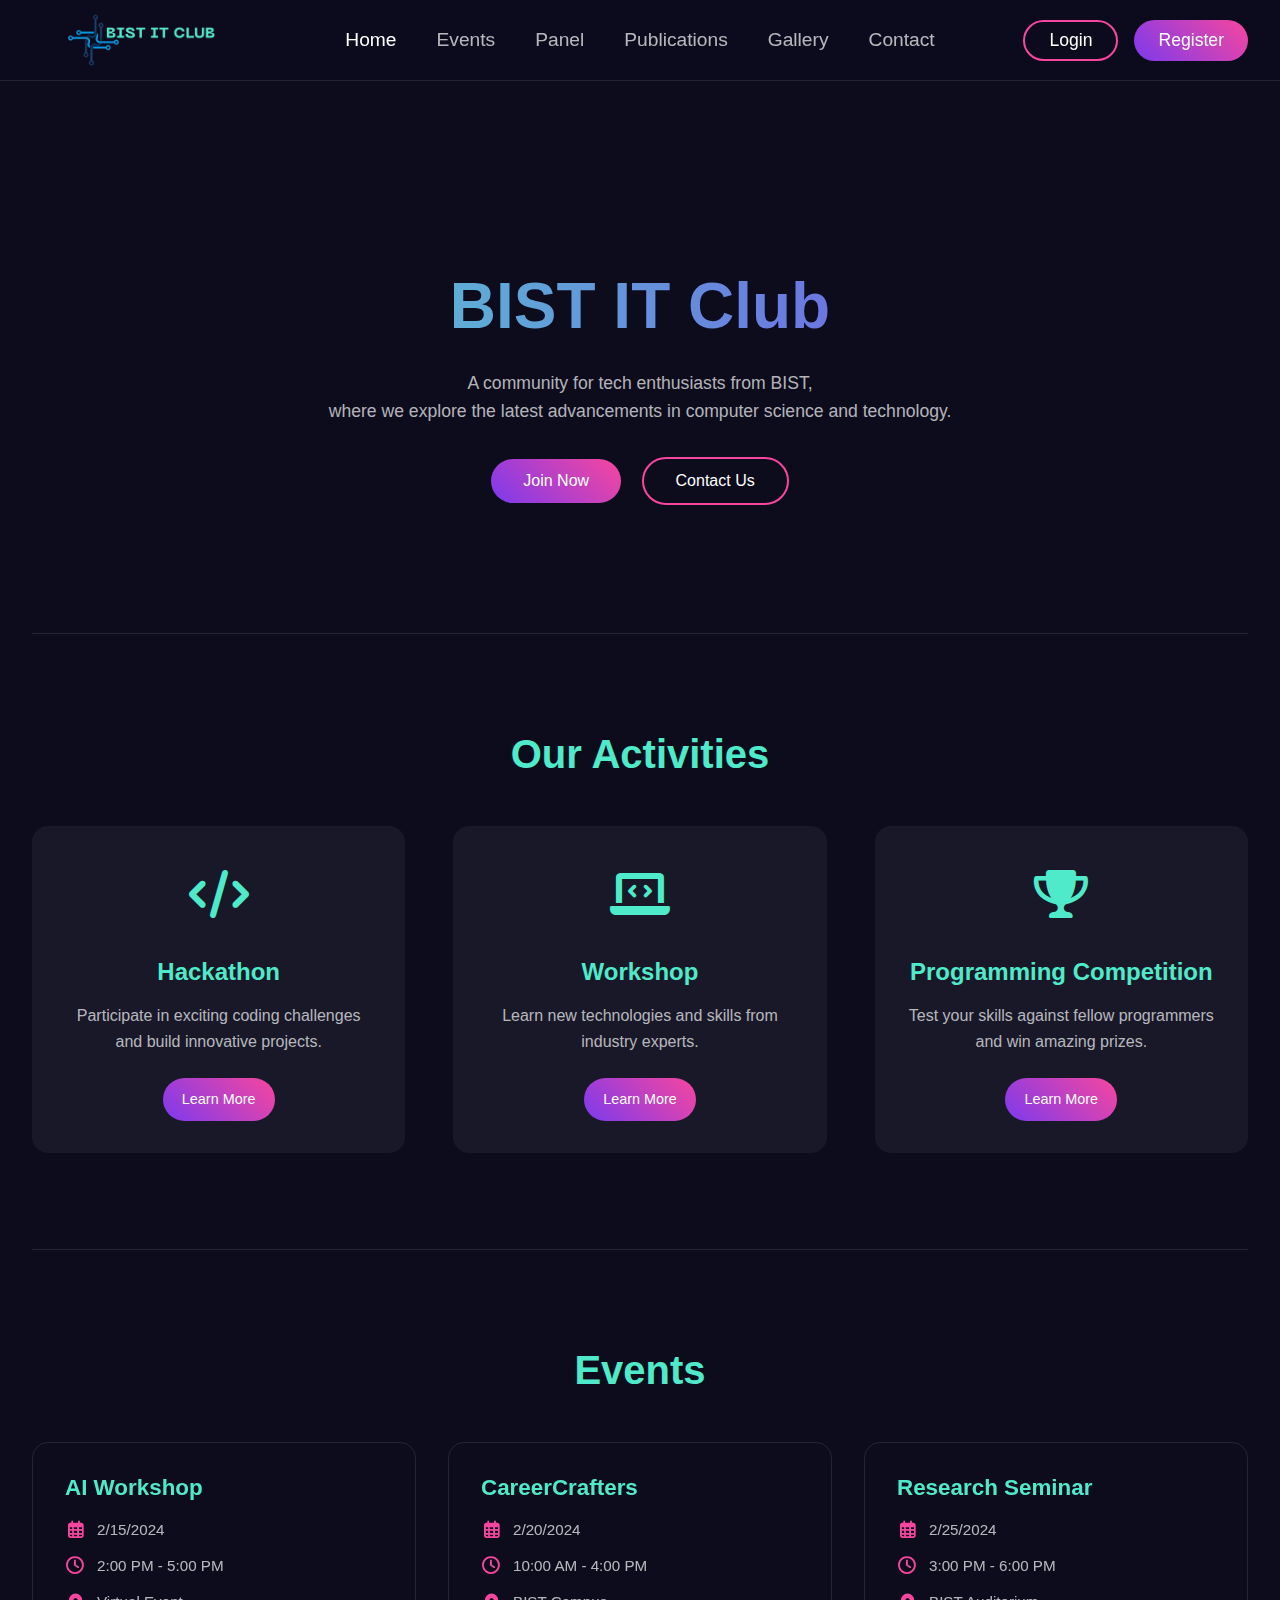
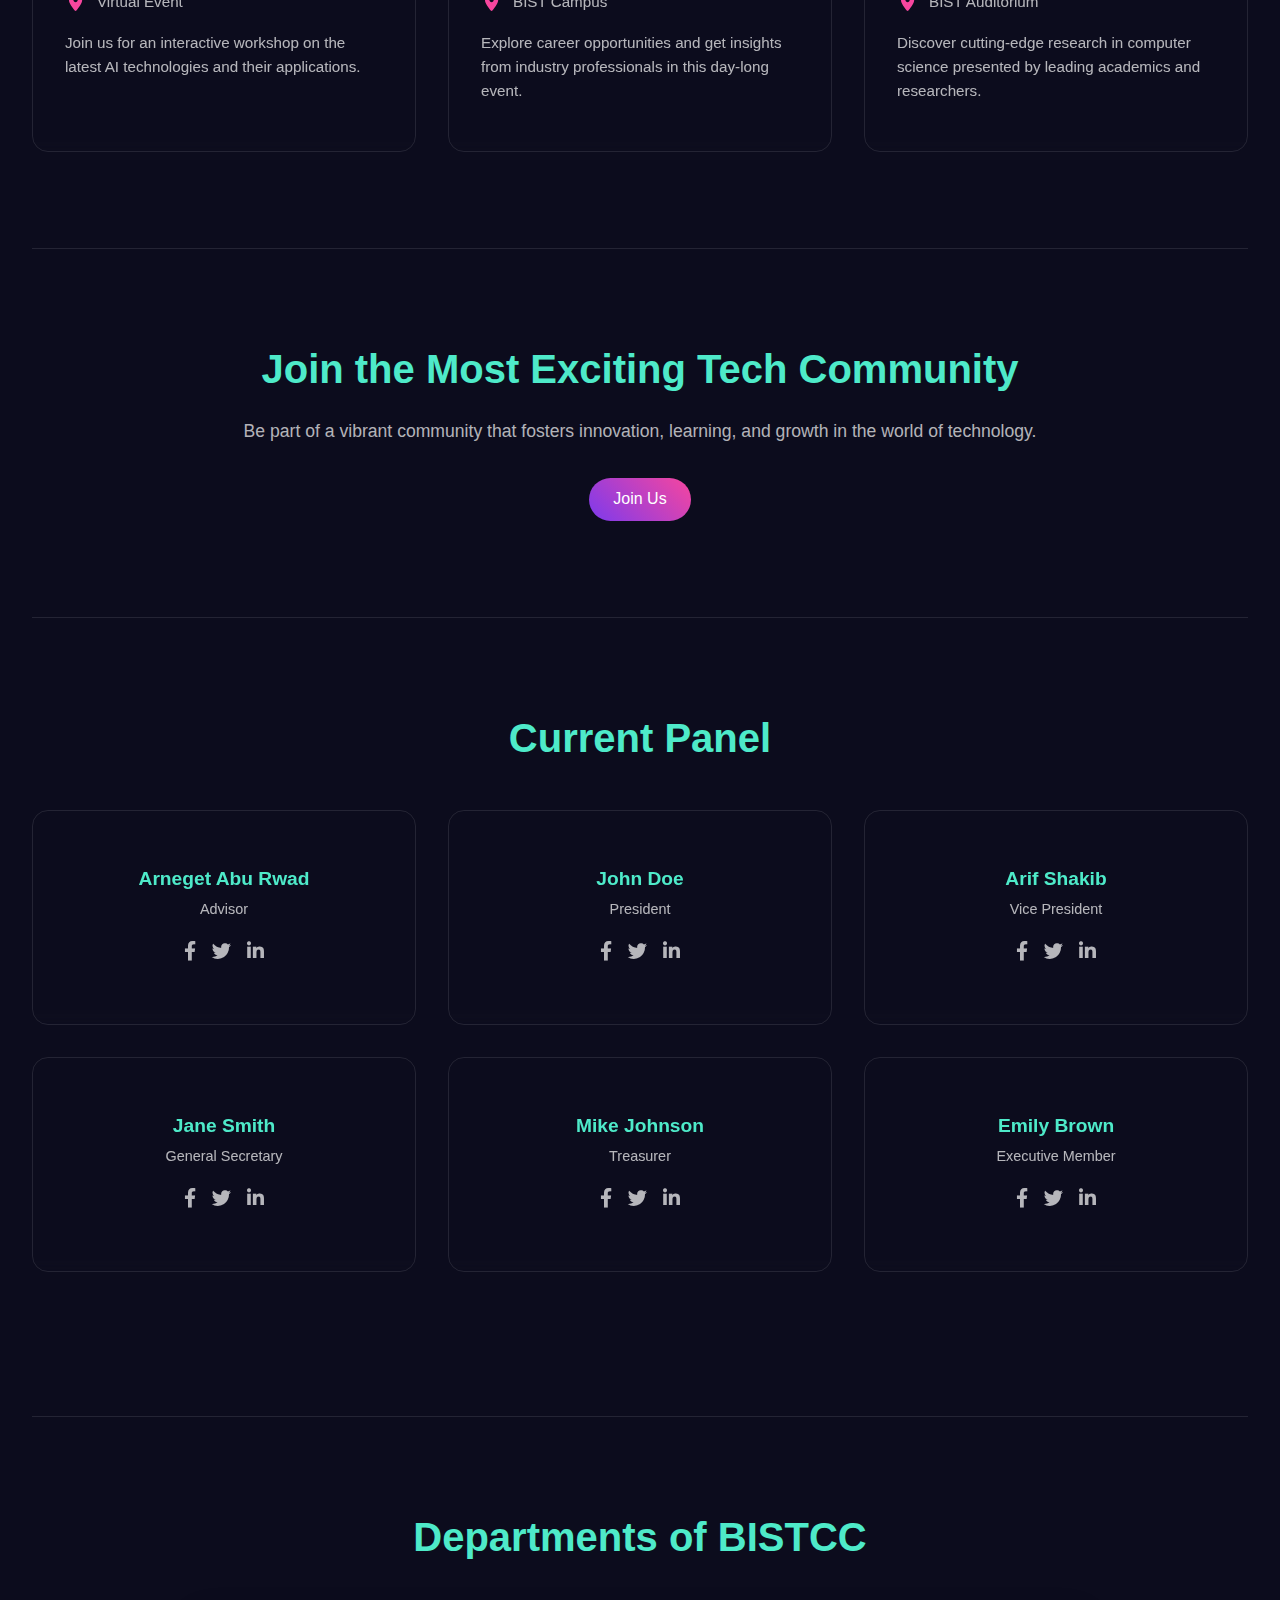
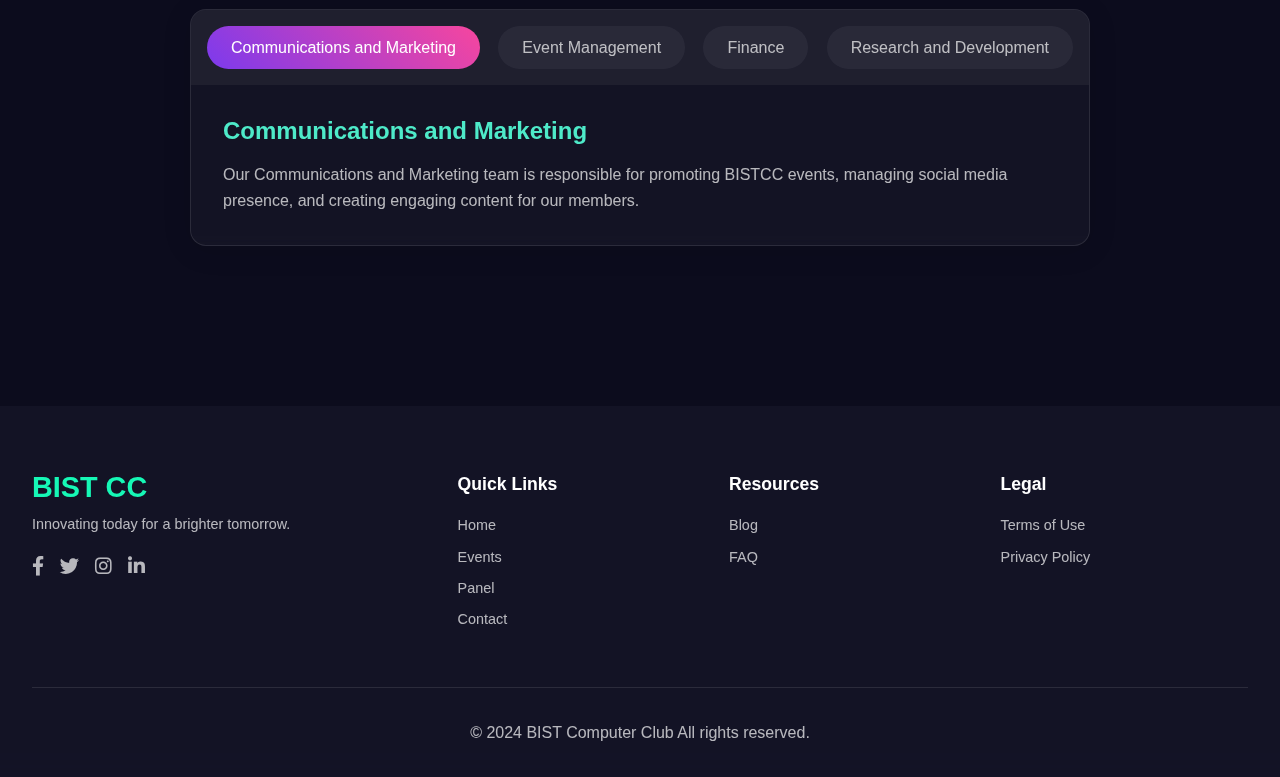
<file: index.html>
<!DOCTYPE html>
<html lang="en">
<head>
    <meta charset="UTF-8">
    <meta name="viewport" content="width=device-width, initial-scale=1.0">
    <title>BIST Computer Club</title>
    <link rel="stylesheet" href="styles.css">
    <link href="https://cdnjs.cloudflare.com/ajax/libs/font-awesome/6.0.0/css/all.min.css" rel="stylesheet">
    <meta name="description" content="BIST Computer Club - A community for tech enthusiasts exploring the latest advancements in computer science and technology.">
    <meta name="theme-color" content="#0C0C1D">
    <link rel="icon" href="favicon.ico" type="image/x-icon">
</head>
<body>
    <nav class="navbar">
        <div class="nav-container">
            <div class="logo">
                <a href="index.html">
                    <img src="logo.png" alt="BIST Computer Club Logo">
                </a>
            </div>
            
            <button id="mobile-menu" class="menu-toggle" aria-label="Toggle navigation menu" aria-expanded="false">
                <span class="bar" aria-hidden="true"></span>
                <span class="bar" aria-hidden="true"></span>
                <span class="bar" aria-hidden="true"></span>
            </button>

            <div class="nav-links">
                <a href="#" class="active">Home</a>
                <a href="#">Events</a>
                <a href="#">Panel</a>
                <a href="#">Publications</a>
                <a href="#">Gallery</a>
                <a href="#">Contact</a>
                <div class="mobile-auth-buttons">
                    <button class="login-btn">Login</button>
                    <button class="register-btn">Register</button>
                </div>
            </div>

            <div class="auth-buttons desktop-only">
                <button class="login-btn">Login</button>
                <button class="register-btn">Register</button>
            </div>
        </div>
    </nav>

    <main class="container">
        <header class="hero">
            <h1>BIST IT Club</h1>
            <p>A community for tech enthusiasts from BIST,<br/> where we explore the latest advancements in computer science and technology.</p>
            <div class="cta-buttons">
                <button class="join-btn" id="hero-join-btn"><span>Join Now</span></button>
                <button class="contact-btn" id="contact-btn">Contact Us</button>
            </div>
        </header>

        <section class="features">
            <h2>Our Activities</h2>
            <div class="feature-container">
                <div class="feature">
                    <div class="feature-icon">
                        <i class="fas fa-code"></i>
                    </div>
                    <h3>Hackathon</h3>
                    <p>Participate in exciting coding challenges and build innovative projects.</p>
                    <a href="#" class="feature-link"><span>Learn More</span></a>
                </div>
                <div class="feature">
                    <div class="feature-icon">
                        <i class="fas fa-laptop-code"></i>
                    </div>
                    <h3>Workshop</h3>
                    <p>Learn new technologies and skills from industry experts.</p>
                    <a href="#" class="feature-link">Learn More</a>
                </div>
                <div class="feature">
                    <div class="feature-icon">
                        <i class="fas fa-trophy"></i>
                    </div>
                    <h3>Programming Competition</h3>
                    <p>Test your skills against fellow programmers and win amazing prizes.</p>
                    <a href="#" class="feature-link">Learn More</a>
                </div>
            </div>
        </section>

        <section class="events">
            <h2>Events</h2>
            <div class="event-cards"></div>
        </section>

        <section class="join-cta">
            <div class="cta-content">
                <h2>Join the Most Exciting Tech Community</h2>
                <p>Be part of a vibrant community that fosters innovation, learning, and growth in the world of technology.</p>
                <button class="join-btn" id="cta-join-btn">Join Us</button>
            </div>
        </section>

        <section class="panel">
            <h2>Current Panel</h2>
            <div class="panel-members"></div>
        </section>

        <section class="departments">
            <h2>Departments of BISTCC</h2>
            <div class="department-container">
                <div class="department-nav">
                    <button class="department-tab active" data-department="communications">Communications and Marketing</button>
                    <button class="department-tab" data-department="events">Event Management</button>
                    <button class="department-tab" data-department="finance">Finance</button>
                    <button class="department-tab" data-department="research">Research and Development</button>
                </div>
                <div class="department-content">
                    <div class="department-info active" id="communications">
                        <h3>Communications and Marketing</h3>
                        <p>Our Communications and Marketing team is responsible for promoting BISTCC events, managing social media presence, and creating engaging content for our members.</p>
                    </div>
                    <div class="department-info" id="events">
                        <h3>Event Management</h3>
                        <p>The Event Management team plans and executes all BISTCC events, ensuring smooth operations and memorable experiences for participants.</p>
                    </div>
                    <div class="department-info" id="finance">
                        <h3>Finance</h3>
                        <p>Our Finance department manages the club's budget, handles fundraising initiatives, and ensures financial transparency in all our operations.</p>
                    </div>
                    <div class="department-info" id="research">
                        <h3>Research and Development</h3>
                        <p>The R&D team focuses on exploring cutting-edge technologies, conducting workshops, and fostering innovation within the BISTCC community.</p>
                    </div>
                </div>
            </div>
        </section>
    </main>

    <footer class="footer">
        <div class="container">
            <div class="footer-content">
                <div class="footer-logo">
                    <h3>BIST CC</h3>
                    <p>Innovating today for a brighter tomorrow.</p>
                    <div class="social-icons">
                        <a href="#" aria-label="Facebook"><i class="fab fa-facebook-f"></i></a>
                        <a href="#" aria-label="Twitter"><i class="fab fa-twitter"></i></a>
                        <a href="#" aria-label="Instagram"><i class="fab fa-instagram"></i></a>
                        <a href="#" aria-label="LinkedIn"><i class="fab fa-linkedin-in"></i></a>
                    </div>
                </div>
                <div class="footer-links">
                    <div class="link-column">
                        <h4>Quick Links</h4>
                        <a href="#">Home</a>
                        <a href="#">Events</a>
                        <a href="#">Panel</a>
                        <a href="#">Contact</a>
                    </div>
                    <div class="link-column">
                        <h4>Resources</h4>
                        <a href="#">Blog</a>
                        <a href="#">FAQ</a>
                    </div>
                    <div class="link-column">
                        <h4>Legal</h4>
                        <a href="#">Terms of Use</a>
                        <a href="#">Privacy Policy</a>
                    </div>
                </div>
            </div>
            <div class="footer-bottom">
                <div class="copyright">
                    <p>&copy; 2024 BIST Computer Club All rights reserved.</p>
                </div>
            </div>
        </div>
    </footer>

    <script src="script.js"></script>
</body>
</html>
</file>
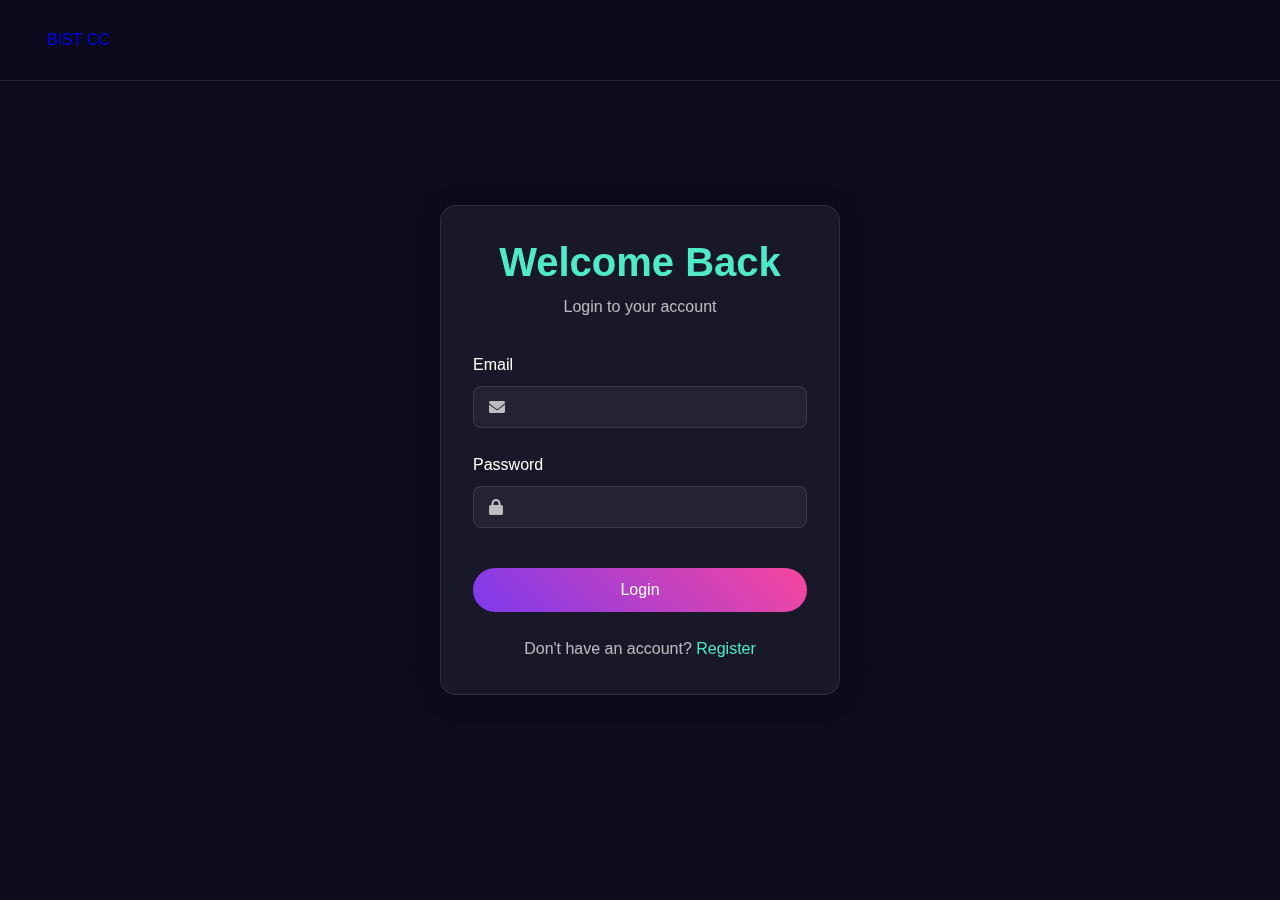
<file: login.html>
<!DOCTYPE html>
<html lang="en">
<head>
    <meta charset="UTF-8">
    <meta name="viewport" content="width=device-width, initial-scale=1.0">
    <title>Login - BIST Computer Club</title>
    <link rel="stylesheet" href="styles.css">
    <link href="https://cdnjs.cloudflare.com/ajax/libs/font-awesome/6.0.0/css/all.min.css" rel="stylesheet">
</head>
<body>
    <nav class="navbar">
        <div class="nav-container">
            <div class="logo">
                <a href="index.html" class="logo-text">BIST CC</a>
            </div>
        </div>
    </nav>

    <div class="auth-container">
        <section class="auth-form">
            <h2>Welcome Back</h2>
            <p class="auth-subtitle">Login to your account</p>
            <form id="login-form">
                <div class="form-group">
                    <label for="email">Email</label>
                    <div class="input-icon-wrapper">
                        <i class="fas fa-envelope"></i>
                        <input type="email" id="email" name="email" required>
                    </div>
                </div>
                <div class="form-group">
                    <label for="password">Password</label>
                    <div class="input-icon-wrapper">
                        <i class="fas fa-lock"></i>
                        <input type="password" id="password" name="password" required>
                    </div>
                </div>
                <button type="submit" class="btn btn-primary">Login</button>
            </form>
            <p class="auth-link">Don't have an account? <a href="register.html">Register</a></p>
        </section>
    </div>

    <script src="script.js"></script>
</body>
</html>
</file>
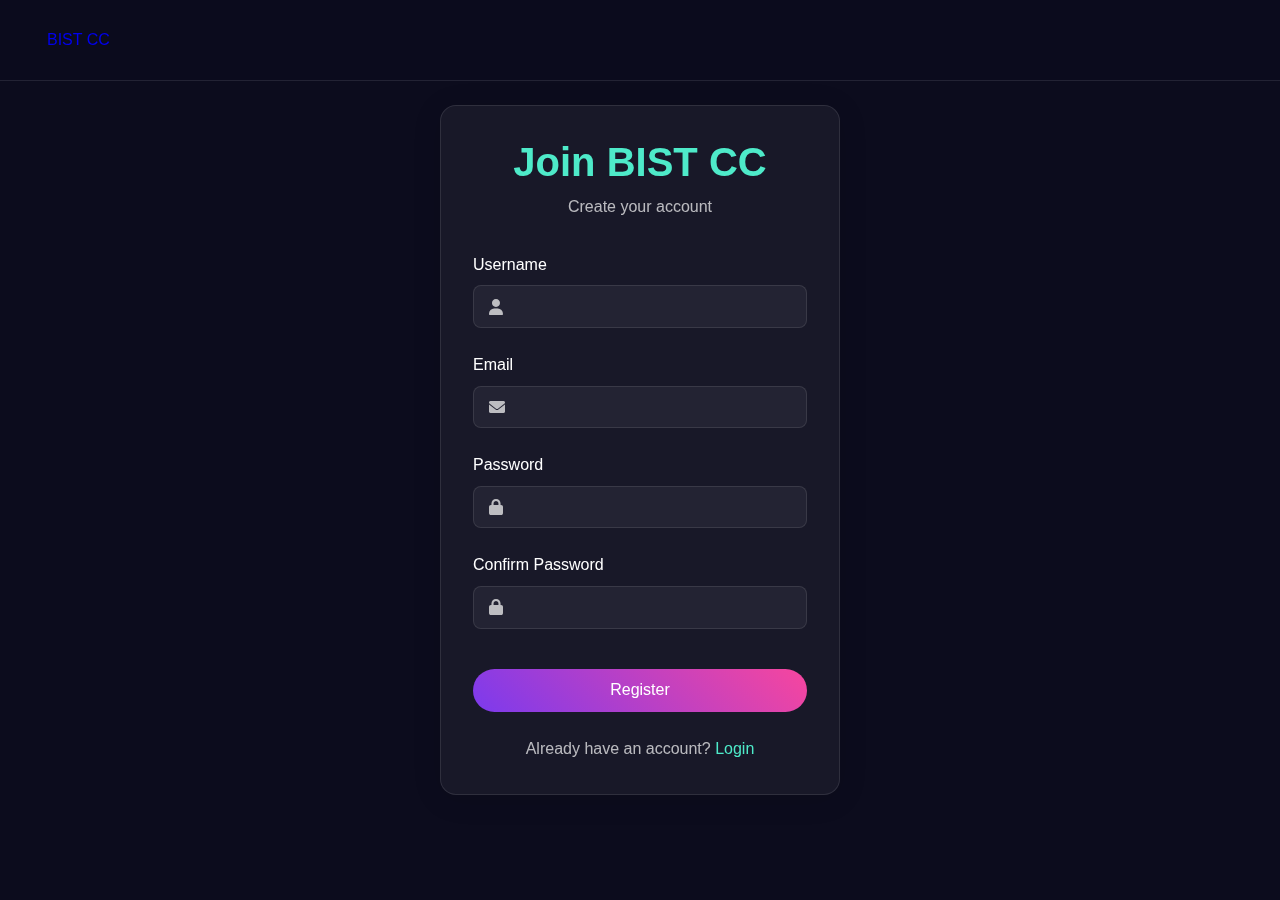
<file: register.html>
<!DOCTYPE html>
<html lang="en">
<head>
    <meta charset="UTF-8">
    <meta name="viewport" content="width=device-width, initial-scale=1.0">
    <title>Register - BIST Computer Club</title>
    <link rel="stylesheet" href="styles.css">
    <link href="https://cdnjs.cloudflare.com/ajax/libs/font-awesome/6.0.0/css/all.min.css" rel="stylesheet">
</head>
<body>
    <nav class="navbar">
        <div class="nav-container">
            <div class="logo">
                <a href="index.html" class="logo-text">BIST CC</a>
            </div>
        </div>
    </nav>

    <div class="auth-container">
        <section class="auth-form">
            <h2>Join BIST CC</h2>
            <p class="auth-subtitle">Create your account</p>
            <form id="register-form">
                <div class="form-group">
                    <label for="username">Username</label>
                    <div class="input-icon-wrapper">
                        <i class="fas fa-user"></i>
                        <input type="text" id="username" name="username" required>
                    </div>
                </div>
                <div class="form-group">
                    <label for="email">Email</label>
                    <div class="input-icon-wrapper">
                        <i class="fas fa-envelope"></i>
                        <input type="email" id="email" name="email" required>
                    </div>
                </div>
                <div class="form-group">
                    <label for="password">Password</label>
                    <div class="input-icon-wrapper">
                        <i class="fas fa-lock"></i>
                        <input type="password" id="password" name="password" required>
                    </div>
                </div>
                <div class="form-group">
                    <label for="confirm-password">Confirm Password</label>
                    <div class="input-icon-wrapper">
                        <i class="fas fa-lock"></i>
                        <input type="password" id="confirm-password" name="confirm-password" required>
                    </div>
                </div>
                <button type="submit" class="btn btn-primary">Register</button>
            </form>
            <p class="auth-link">Already have an account? <a href="login.html">Login</a></p>
        </section>
    </div>

    <script src="script.js"></script>
</body>
</html>
</file>
<file: styles.css>
:root {
    --primary-bg-start: #0C0C1D;
    --primary-bg-end: #151528;
    --primary-text: #FFFFFF;
    --purple-accent: #7C3AED;
    --pink-accent: #F7469E;
    --teal-accent: #4EEAC9;
    --nav-text: rgba(255, 255, 255, 0.7);
    --logo-teal: rgb(22, 248, 182);
    --pink-hover: #E5308C;
}

/* Base Styles */
* {
    margin: 0;
    padding: 0;
    box-sizing: border-box;
    font-family: 'Inter', sans-serif;
}

body {
    background-color: var(--primary-bg-start);
    color: var(--primary-text);
    line-height: 1.6;
    min-height: 100vh;
    margin: 0;
    padding: 0;
    overflow-x: hidden;
}

/* ==========================================================================
   2. Layout & Grid
   ========================================================================== */
.container {
    max-width: 1400px;
    width: 100%;
    margin: 0 auto;
    padding: 0 2rem;
}

.grid {
    display: grid;
    gap: 2rem;
}

/* Grid variations */
.grid-2 {
    grid-template-columns: repeat(2, 1fr);
}

.grid-3 {
    grid-template-columns: repeat(3, 1fr);
}

.grid-4 {
    grid-template-columns: repeat(4, 1fr);
}

/* ==========================================================================
   3. Navigation
   ========================================================================== */
.navbar {
    position: fixed;
    top: 0;
    left: 0;
    right: 0;
    background: rgba(12, 12, 29, 0.95);
    backdrop-filter: blur(8px);
    -webkit-backdrop-filter: blur(8px);
    z-index: 1000;
    border-bottom: 1px solid rgba(255, 255, 255, 0.1);
}

.nav-container {
    display: flex;
    justify-content: space-between;
    align-items: center;
    height: 60px;
    padding: 0 1.5rem;
    max-width: 1400px;
    margin: 0 auto;
}

.logo {
    display: flex;
    align-items: center;
}

.logo a {
    display: flex;
    align-items: center;
}

.logo img {
    height: auto;
    width: 120px;
}

.menu-toggle {
    display: none;
}

@media (max-width: 768px) {
    .nav-container {
        justify-content: space-between;
    }

    .menu-toggle {
        display: flex;
        flex-direction: column;
        justify-content: space-between;
        width: 24px;
        height: 18px;
        background: transparent;
        border: none;
        cursor: pointer;
        padding: 0;
        margin: 0;
        position: relative;
        right: 0;
    }

    .bar {
        width: 100%;
        height: 2px;
        background-color: var(--primary-text);
        transition: all 0.3s ease-in-out;
    }

    .nav-links {
        display: none;
    }

    .auth-buttons.desktop-only {
        display: none;
    }
}

@media (min-width: 769px) {
    .nav-container {
        height: 80px;
        padding: 0 2rem;
    }

    .logo img {
        width: 220px;
    }

    .menu-toggle {
        display: none;
    }
}

@media (min-width: 1440px) {
    .nav-container {
        max-width: 1400px;
    }

    .logo img {
        width: 250px;
    }
}

.mobile-menu-toggle {
    display: none;
}

.nav-container>* {
    flex-shrink: 0;
}

.nav-links {
    position: absolute;
    left: 50%;
    transform: translateX(-50%);
    display: flex;
    align-items: center;
    gap: 2.5rem;
}

.nav-links a {
    color: var(--nav-text);
    text-decoration: none;
    transition: color 0.3s ease;
    font-size: 1.2rem;
}

.nav-links a:hover,
.nav-links a.active {
    color: var(--primary-text);
}

.auth-buttons {
    flex: 1;
    display: flex;
    justify-content: flex-end;
}

.auth-buttons button {
    padding: 0.8rem 2rem;
    margin-left: 1rem;
    border-radius: 99px;
    cursor: pointer;
    transition: all 0.3s ease;
    font-size: 1.1rem;
}

.login-btn {
    background: transparent;
    border: 1px solid var(--pink-accent);
    color: var(--primary-text);
}

.register-btn {
    background: var(--pink-accent);
    border: none;
    color: var(--primary-text);
}

.menu-toggle {
    display: none;
    background: transparent;
    border: none;
    padding: 0;
    cursor: pointer;
    z-index: 1001;
    height: 40px;
    align-items: center;
}

.bar {
    display: block;
    width: 25px;
    height: 2px;
    margin: 5px auto;
    background-color: var(--primary-text);
    transition: all 0.3s ease-in-out;
}

@media (max-width: 768px) {
    .menu-toggle {
        display: flex;
        flex-direction: column;
        justify-content: center;
        margin-left: auto;
        position: absolute;
        bottom: 50%;
        transform: translateY(-50%);
    }

    #mobile-menu {
        bottom: 50%;
        transform: translateY(-50%);
    }

    .nav-container {
        padding: 0 1rem;
        height: 70px;
        display: flex;
        justify-content: space-between;
        align-items: center;
    }

    .logo {
        height: 70px;
        padding: 4px 0;
        display: flex;
        align-items: center;
    }

    .logo img {
        width: 140px;
    }

    .nav-links {
        position: fixed;
        top: 70px;
        right: -100%;
        width: 100%;
        height: calc(100vh - 70px);
        background: var(--primary-bg-start);
        padding: 2rem;
        display: flex;
        flex-direction: column;
        align-items: center;
        transition: right 0.3s ease-in-out;
        overflow-y: auto;
    }

    .nav-links.active {
        right: 0;
    }

    .nav-links a {
        margin: 0.5rem 0;
        font-size: 1.2rem;
        width: 100%;
        text-align: center;
    }

    .auth-buttons.desktop-only {
        display: none;
    }

    .mobile-auth-buttons {
        display: flex;
        flex-direction: column;
        width: 100%;
        margin-top: 2rem;
    }

    .mobile-auth-buttons button {
        margin: 0.5rem 0;
        width: 100%;
    }

    .menu-toggle.active .bar:nth-child(1) {
        transform: translateY(7px) rotate(45deg);
    }

    .menu-toggle.active .bar:nth-child(2) {
        opacity: 0;
    }

    .menu-toggle.active .bar:nth-child(3) {
        transform: translateY(-7px) rotate(-45deg);
    }

    body.menu-open {
        overflow: hidden;
    }
}

.logo a.logo-text {
    text-decoration: none;
    outline: none;
    position: relative;
    left: auto;
}

.nav-links a:hover,
.nav-links a.active {
    color: var(--primary-text);
}

.auth-buttons button {
    padding: 0.5rem 1.5rem;
    margin-left: 1rem;
    border-radius: 99px;
    cursor: pointer;
    transition: all 0.3s ease;
}

.login-btn {
    background: transparent;
    border: 1px solid var(--pink-accent);
    color: var(--primary-text);
}

.login-btn:hover {
    background: rgba(247, 70, 158, 0.1);
}

.register-btn {
    background: var(--pink-accent);
    border: none;
    color: var(--primary-text);
}

.register-btn:hover {
    background: var(--pink-hover);
}

/* ==========================================================================
   4. Hero Section
   ========================================================================== */
.hero {
    padding: 12rem 0 8rem;
    text-align: center;
    background: none;
}

.hero h1 {
    font-size: 4rem;
    margin-bottom: 1.5rem;
    background: linear-gradient(to right, var(--teal-accent), var(--purple-accent));
    -webkit-background-clip: text;
    background-clip: text;
    -webkit-text-fill-color: transparent;
    color: transparent;
    animation: gradientFlow 8s ease infinite;
}

@keyframes gradientFlow {
    0% {
        background-position: 0% 50%;
    }

    50% {
        background-position: 100% 50%;
    }

    100% {
        background-position: 0% 50%;
    }
}

.hero p {
    max-width: 800px;
    margin: 0 auto 2rem;
    color: var(--nav-text);
    font-size: 1.1rem;
}

.cta-buttons button,
.join-btn {
    padding: 0.8rem 2rem;
    margin: 0 0.5rem;
    border-radius: 99px;
    cursor: pointer;
    font-weight: 500;
    transition: all 0.3s ease;
}

.join-btn {
    background: var(--pink-accent);
    border: none;
    color: var(--primary-text);
}

.join-btn:hover {
    background: var(--pink-hover);
    transform: translateY(-2px);
}

.contact-btn {
    background: transparent;
    border: 1px solid var(--pink-accent);
    color: var(--primary-text);
}

.contact-btn:hover {
    background: rgba(247, 70, 158, 0.1);
    transform: translateY(-2px);
}

/* ==========================================================================
   5. Features Section
   ========================================================================== */
.features {
    padding: 6rem 0;
    background: none;
}

.features h2 {
    text-align: center;
    font-size: 2.5rem;
    margin-bottom: 3rem;
    color: var(--teal-accent);
}

.feature-container {
    display: flex;
    justify-content: space-between;
    gap: 2rem;
    flex-wrap: wrap;
}

.feature {
    flex-basis: calc(33.333% - 2rem);
    background: rgba(255, 255, 255, 0.05);
    border-radius: 16px;
    padding: 2rem;
    text-align: center;
    transition: all 0.3s ease;
    position: relative;
    overflow: hidden;
    display: flex;
    flex-direction: column;
    align-items: center;
}

.feature::before {
    content: '';
    position: absolute;
    top: -50%;
    left: -50%;
    width: 200%;
    height: 200%;
    background: radial-gradient(circle, rgba(124, 58, 237, 0.1) 0%, transparent 70%);
    opacity: 0;
    transition: opacity 0.3s ease;
}

.feature:hover::before {
    opacity: 1;
}

.feature:hover {
    transform: translateY(-5px);
    box-shadow: 0 10px 20px rgba(0, 0, 0, 0.2);
}

.feature-icon {
    font-size: 3rem;
    color: var(--teal-accent);
    margin-bottom: 1.5rem;
    transition: all 0.3s ease;
}

.feature:hover .feature-icon {
    transform: scale(1.1);
}

.feature h3 {
    color: var(--teal-accent);
    font-size: 1.5rem;
    margin-bottom: 1rem;
}

.feature p {
    color: var(--nav-text);
    margin-bottom: 1.5rem;
}

.feature-link {
    display: inline-block;
    padding: 0.5rem 1rem;
    background: var(--purple-accent);
    color: var(--primary-text);
    text-decoration: none;
    border-radius: 20px;
    font-size: 0.9rem;
    transition: all 0.3s ease;
    margin-top: auto;
}

.feature-link:hover {
    background: var(--pink-accent);
    transform: translateY(-2px);
}

@media (max-width: 992px) {
    .feature {
        flex-basis: calc(50% - 1rem);
    }
}

@media (max-width: 768px) {
    .feature {
        flex-basis: 100%;
    }
}

/* ==========================================================================
   6. About Section
   ========================================================================== */
.about {
    display: flex;
    align-items: center;
    padding: 6rem 0;
    gap: 4rem;
    background: none;
}

.about-content {
    flex: 1;
}

.about-content h2 {
    font-size: 2.5rem;
    margin-bottom: 1.5rem;
    color: var(--teal-accent);
}

.about-content p {
    color: var(--nav-text);
    font-size: 1.1rem;
}

.about-image {
    flex: 1;
}

.about-image img {
    max-width: 100%;
    border-radius: 8px;
    box-shadow: 0 10px 20px rgba(0, 0, 0, 0.2);
}

/* ==========================================================================
   7. Panel Section
   ========================================================================== */
.panel {
    padding: 6rem 0;
    background: none;
}

.panel h2 {
    text-align: center;
    font-size: 2.5rem;
    margin-bottom: 3rem;
    color: var(--teal-accent);
}

.panel-members {
    display: grid;
    grid-template-columns: repeat(3, 1fr);
    gap: 2rem;
    margin-bottom: 3rem;
}

.panel-member {
    background: rgba(255, 255, 255, 0.03);
    border-radius: 16px;
    overflow: hidden;
    transition: all 0.3s ease;
    box-shadow: 0 4px 30px rgba(0, 0, 0, 0.1);
    backdrop-filter: blur(5px);
    border: 1px solid rgba(255, 255, 255, 0.1);
}

.panel-member:hover {
    transform: translateY(-5px);
    box-shadow: 0 10px 40px rgba(0, 0, 0, 0.2);
}

.panel-member-info {
    padding: 1.5rem;
    text-align: center;
}

.panel-member-info h3 {
    color: var(--teal-accent);
    font-size: 1.2rem;
    margin-bottom: 0.5rem;
}

.panel-member-info p {
    color: var(--nav-text);
    font-size: 0.9rem;
    margin-bottom: 1rem;
}

.social-links {
    display: flex;
    justify-content: center;
    gap: 1rem;
}

.social-links a {
    color: var(--nav-text);
    font-size: 1.2rem;
    transition: color 0.3s ease;
}

.social-links a:hover {
    color: var(--teal-accent);
}

@media (max-width: 992px) {
    .panel-members {
        grid-template-columns: repeat(2, 1fr);
    }
}

@media (max-width: 576px) {
    .panel-members {
        grid-template-columns: 1fr;
    }
}

.follow-btn {
    display: block;
    margin: 3rem auto 0;
    padding: 0.8rem 2rem;
    background: var(--purple-accent);
    color: var(--primary-text);
    border: none;
    border-radius: 99px;
    cursor: pointer;
    transition: all 0.3s ease;
}

.follow-btn:hover {
    background: var(--pink-accent);
    transform: translateY(-2px);
}

/* ==========================================================================
   8. Departments Section
   ========================================================================== */
.departments {
    padding: 6rem 0;
    background: none;
}

.departments h2 {
    text-align: center;
    font-size: 2.5rem;
    margin-bottom: 3rem;
    color: var(--teal-accent);
}

.department-container {
    max-width: 900px;
    margin: 0 auto;
    background: rgba(255, 255, 255, 0.03);
    border-radius: 16px;
    overflow: hidden;
    box-shadow: 0 4px 30px rgba(0, 0, 0, 0.1);
    backdrop-filter: blur(5px);
    border: 1px solid rgba(255, 255, 255, 0.1);
}

.department-nav {
    display: flex;
    justify-content: space-between;
    background: rgba(255, 255, 255, 0.05);
    padding: 1rem;
    position: relative;
    z-index: 10;
}

.department-tab {
    background: none;
    border: none;
    color: var(--nav-text);
    font-size: 0.9rem;
    padding: 0.5rem 1rem;
    cursor: pointer;
    transition: all 0.3s ease;
    border-radius: 20px;
    position: relative;
    z-index: 20;
}

.department-tab:hover {
    color: var(--primary-text);
}

.department-tab.active {
    background: var(--purple-accent);
    color: var(--primary-text);
}

.department-content {
    padding: 2rem;
}

.department-info {
    display: none;
}

.department-info.active {
    display: block;
}

.department-info h3 {
    color: var(--teal-accent);
    font-size: 1.5rem;
    margin-bottom: 1rem;
}

.department-info p {
    color: var(--nav-text);
    line-height: 1.6;
}

@media (max-width: 768px) {
    .department-nav {
        flex-direction: column;
        align-items: stretch;
    }

    .department-tab {
        margin-bottom: 0.5rem;
    }
}

/* ==========================================================================
   9. Events Section
   ========================================================================== */
.events {
    padding: 6rem 0;
    background: none;
}

.events h2 {
    text-align: center;
    font-size: 2.5rem;
    margin-bottom: 3rem;
    color: var(--teal-accent);
}

.event-cards {
    display: grid;
    grid-template-columns: repeat(auto-fit, minmax(300px, 1fr));
    gap: 2rem;
}

.event-card {
    background: rgba(255, 255, 255, 0.05);
    border-radius: 16px;
    overflow: hidden;
    transition: all 0.3s ease;
    box-shadow: 0 4px 30px rgba(0, 0, 0, 0.1);
    backdrop-filter: blur(5px);
    border: 1px solid rgba(255, 255, 255, 0.1);
    padding: 1.5rem;
}

.event-card:hover {
    transform: translateY(-5px);
    box-shadow: 0 10px 40px rgba(0, 0, 0, 0.2);
}

.event-info h3 {
    color: var(--teal-accent);
    margin-bottom: 1rem;
    font-size: 1.4rem;
}

.event-info p {
    color: var(--nav-text);
    font-size: 0.95rem;
    display: flex;
    align-items: center;
    margin-bottom: 0.75rem;
}

.event-info p i {
    margin-right: 0.75rem;
    color: var(--pink-accent);
    font-size: 1.1rem;
    width: 20px;
    text-align: center;
}

.event-info .event-description {
    color: var(--nav-text);
    font-size: 0.95rem;
    margin: 1rem 0;
    line-height: 1.6;
}

.event-info .event-link {
    display: inline-block;
    padding: 0.5rem 1rem;
    background: var(--purple-accent);
    color: var(--primary-text);
    text-decoration: none;
    border-radius: 20px;
    font-size: 0.9rem;
    transition: all 0.3s ease;
    margin-top: 0.5rem;
}

.event-info .event-link:hover {
    background: var(--pink-accent);
    transform: translateY(-2px);
}

.join-cta {
    padding: 6rem 0;
    text-align: center;
    background: none;
}

.join-cta h2 {
    font-size: 2.5rem;
    margin-bottom: 1.5rem;
    color: var(--teal-accent);
}

.join-cta p {
    max-width: 800px;
    margin: 0 auto 2rem;
    color: var(--nav-text);
    font-size: 1.1rem;
}

footer {
    background-color: rgba(21, 21, 40, 0.8);
    backdrop-filter: blur(10px);
    padding: 4rem 0 2rem;
    margin-top: 4rem;
}

.footer-content {
    display: flex;
    flex-wrap: wrap;
    justify-content: space-between;
    margin-bottom: 2rem;
}

.footer-logo {
    flex-basis: 100%;
    margin-bottom: 2rem;
    text-align: center;
}

.footer-logo h3 {
    font-size: 1.8rem;
    color: var(--logo-teal);
    margin-bottom: 0.5rem;
}

.footer-logo p {
    color: var(--nav-text);
    font-size: 0.9rem;
    margin-bottom: 1rem;
}

.social-icons {
    display: flex;
    justify-content: center;
    gap: 1rem;
    margin-top: 1rem;
}

.social-icons a {
    color: var(--nav-text);
    font-size: 1.2rem;
    transition: color 0.3s ease;
}

.social-icons a:hover {
    color: var(--primary-text);
}

.footer-links {
    display: flex;
    flex-wrap: wrap;
    justify-content: space-between;
    flex-basis: 100%;
}

.link-column {
    flex-basis: calc(33.333% - 1rem);
    margin-bottom: 1rem;
}

.link-column h4 {
    color: var(--primary-text);
    font-size: 1.1rem;
    margin-bottom: 1rem;
}

.link-column a {
    display: block;
    color: var(--nav-text);
    text-decoration: none;
    margin-bottom: 0.5rem;
    font-size: 0.9rem;
    transition: color 0.3s ease;
}

.link-column a:hover {
    color: var(--primary-text);
}

.footer-bottom {
    text-align: center;
    padding-top: 2rem;
    border-top: 1px solid rgba(255, 255, 255, 0.1);
}

.copyright {
    color: var(--nav-text);
    font-size: 0.8rem;
}

@media (min-width: 768px) {
    .footer-logo {
        flex-basis: 30%;
        text-align: left;
    }

    .footer-links {
        flex-basis: 65%;
    }

    .social-icons {
        justify-content: flex-start;
    }
}

@media (max-width: 767px) {
    .link-column {
        flex-basis: 100%;
    }
}

@media (max-width: 1440px) {

    .container,
    .nav-container {
        padding: 0 2rem;
    }
}

@media (max-width: 768px) {

    .container,
    .nav-container {
        padding: 0.5rem 1rem;
    }

    .nav-container {
        flex-direction: column;
        align-items: flex-start;
    }

    .nav-links,
    .auth-buttons {
        margin-top: 1rem;
    }

    .hero h1 {
        font-size: 2.5rem;
    }

    .features {
        flex-direction: column;
    }

    .feature {
        flex-basis: 100%;
    }

    .about {
        flex-direction: column;
        gap: 2rem;
    }

    .department-list {
        flex-direction: column;
    }

    .footer-content {
        grid-template-columns: 1fr;
    }

    .footer-links {
        grid-template-columns: 1fr;
    }
}

.join-btn,
.contact-btn,
.follow-btn {
    position: relative;
    overflow: hidden;
}

.join-btn::after,
.contact-btn::after,
.follow-btn::after {
    content: '';
    position: absolute;
    top: -50%;
    left: -50%;
    width: 200%;
    height: 200%;
    background: radial-gradient(circle, rgba(255, 255, 255, 0.2) 0%, transparent 70%);
    opacity: 0;
    transition: opacity 0.3s ease;
}

.join-btn:hover::after,
.contact-btn:hover::after,
.follow-btn:hover::after {
    opacity: 1;
}

body {
    font-family: 'Inter', sans-serif;
}

h1 {
    font-size: 4rem;
}

h2 {
    font-size: 2.5rem;
}

h3 {
    font-size: 1.5rem;
}

p {
    font-size: 1rem;
}

h1,
h2,
h3 {
    font-weight: 700;
}

p,
a {
    font-weight: 400;
}

h1,
h2,
h3 {
    line-height: 1.2;
}

p {
    line-height: 1.6;
}

.btn {
    padding: 0.8rem 2rem;
    border-radius: 99px;
    font-weight: 500;
    transition: all 0.3s ease;
    cursor: pointer;
}

.btn-primary {
    background: var(--pink-accent);
    color: var(--primary-text);
    border: none;
}

.btn-secondary {
    background: transparent;
    border: 1px solid var(--pink-accent);
    color: var(--primary-text);
}

.btn:hover {
    transform: translateY(-2px);
    box-shadow: 0 4px 6px rgba(0, 0, 0, 0.1);
}

.card {
    background: rgba(255, 255, 255, 0.05);
    border-radius: 16px;
    padding: 2rem;
    transition: all 0.3s ease;
    overflow: hidden;
}

.card:hover {
    transform: translateY(-5px);
    box-shadow: 0 10px 20px rgba(0, 0, 0, 0.2);
}

.transition-standard {
    transition: all 0.3s ease;
}

@keyframes fadeIn {
    from {
        opacity: 0;
    }

    to {
        opacity: 1;
    }
}

.animate-fadeIn {
    animation: fadeIn 0.5s ease-in-out;
}

.icon {
    font-size: 1.2rem;
    margin-right: 0.5rem;
}

input,
textarea,
select {
    padding: 0.8rem 1rem;
    border-radius: 8px;
    border: 1px solid rgba(255, 255, 255, 0.1);
    background: rgba(255, 255, 255, 0.05);
    color: var(--primary-text);
    transition: all 0.3s ease;
}

input:focus,
textarea:focus,
select:focus {
    outline: none;
    border-color: var(--purple-accent);
    box-shadow: 0 0 0 2px rgba(124, 58, 237, 0.2);
}

:focus {
    outline: 2px solid var(--purple-accent);
    outline-offset: 2px;
}

.visually-hidden {
    position: absolute;
    width: 1px;
    height: 1px;
    padding: 0;
    margin: -1px;
    overflow: hidden;
    clip: rect(0, 0, 0, 0);
    white-space: nowrap;
    border: 0;
}

.features,
.about,
.panel,
.departments,
.events,
.join-cta {
    border-top: 1px solid rgba(255, 255, 255, 0.1);
}

/* Common hover effect for features, event cards, and panel members */
.feature,
.event-card,
.panel-member {
    background: rgba(255, 255, 255, 0.05);
    border-radius: 16px;
    padding: 2rem;
    text-align: center;
    transition: all 0.3s ease;
    position: relative;
    overflow: hidden;
    display: flex;
    flex-direction: column;
    align-items: center;
}

.feature::before,
.event-card::before,
.panel-member::before {
    content: '';
    position: absolute;
    top: -50%;
    left: -50%;
    width: 200%;
    height: 200%;
    background: radial-gradient(circle, rgba(124, 58, 237, 0.1) 0%, transparent 70%);
    opacity: 0;
    transition: opacity 0.3s ease;
}

.feature:hover::before,
.event-card:hover::before,
.panel-member:hover::before {
    opacity: 1;
}

.feature:hover,
.event-card:hover,
.panel-member:hover {
    transform: translateY(-5px);
    box-shadow: 0 10px 20px rgba(0, 0, 0, 0.2);
}

.event-card {
    text-align: left;
}

.event-info {
    width: 100%;
}

.panel-member-info {
    width: 100%;
}

.event-card,
.panel-member {
    background: none;
    box-shadow: none;
}

.event-card:hover,
.panel-member:hover {
    box-shadow: 0 10px 20px rgba(0, 0, 0, 0.2);
}

.btn,
.join-btn,
.contact-btn,
.login-btn,
.register-btn,
.feature-link,
.event-link,
.department-tab,
.follow-btn {
    padding: 0.8rem 1.5rem;
    border-radius: 50px;
    font-weight: 500;
    text-decoration: none;
    transition: all 0.3s ease;
    cursor: pointer;
    font-size: 1rem;
    text-align: center;
    display: inline-block;
    background-image: linear-gradient(45deg, var(--purple-accent), var(--pink-accent));
    color: var(--primary-text);
    border: none;
    position: relative;
    z-index: 1;
    overflow: hidden;
}

.btn::before,
.join-btn::before,
.contact-btn::before,
.login-btn::before,
.register-btn::before,
.feature-link::before,
.event-link::before,
.department-tab::before,
.follow-btn::before {
    content: '';
    position: absolute;
    top: 0;
    left: 0;
    right: 0;
    bottom: 0;
    background-image: linear-gradient(45deg, var(--pink-accent), var(--purple-accent));
    opacity: 0;
    transition: opacity 0.3s ease;
    z-index: -1;
}

.btn:hover::before,
.join-btn:hover::before,
.contact-btn:hover::before,
.login-btn:hover::before,
.register-btn:hover::before,
.feature-link:hover::before,
.event-link:hover::before,
.department-tab:hover::before,
.follow-btn:hover::before {
    opacity: 1;
}

.btn:hover,
.join-btn:hover,
.contact-btn:hover,
.login-btn:hover,
.register-btn:hover,
.feature-link:hover,
.event-link:hover,
.department-tab:hover,
.follow-btn:hover {
    transform: translateY(-2px);
    box-shadow: 0 4px 8px rgba(247, 70, 158, 0.3);
}

.contact-btn,
.login-btn {
    background-image: none;
    background-color: transparent;
    border: 2px solid var(--pink-accent);
    color: var(--primary-text);
}

.contact-btn::before,
.login-btn::before {
    background-image: linear-gradient(45deg, var(--purple-accent), var(--pink-accent));
}

.contact-btn:hover,
.login-btn:hover {
    color: var(--primary-text);
    border-color: transparent;
}

.feature-link,
.event-link {
    padding: 0.6rem 1.2rem;
    font-size: 0.9rem;
}

.department-tab {
    background-image: none;
    background-color: rgba(255, 255, 255, 0.05);
    color: var(--nav-text);
}

.department-tab:hover,
.department-tab.active {
    background-image: linear-gradient(45deg, var(--purple-accent), var(--pink-accent));
    color: var(--primary-text);
}

.btn:focus,
.join-btn:focus,
.contact-btn:focus,
.login-btn:focus,
.register-btn:focus,
.feature-link:focus,
.event-link:focus,
.department-tab:focus,
.follow-btn:focus {
    outline: none;
    box-shadow: 0 4px 8px rgba(247, 70, 158, 0.3);
}

.btn:active,
.join-btn:active,
.contact-btn:active,
.login-btn:active,
.register-btn:active,
.feature-link:active,
.event-link:active,
.department-tab:active,
.follow-btn:active {
    outline: none;
    border: none;
}

.mobile-menu-toggle {
    display: none;
    flex-direction: column;
    justify-content: space-around;
    width: 30px;
    height: 25px;
    background: transparent;
    border: none;
    cursor: pointer;
    padding: 0;
    z-index: 10;
}

.mobile-menu-toggle span {
    width: 30px;
    height: 3px;
    background: var(--primary-text);
    border-radius: 10px;
    transition: all 0.3s linear;
    position: relative;
    transform-origin: 1px;
}

.mobile-only {
    display: none;
}

.desktop-only {
    display: block;
}

@media (max-width: 768px) {
    .mobile-menu-toggle {
        display: flex;
        position: absolute;
        right: 2rem;
        top: 50%;
        transform: translateY(-50%);
    }

    .nav-links {
        position: fixed;
        right: -100%;
        top: 60px;
        /* Adjust based on your navbar height */
        flex-direction: column;
        background: var(--primary-bg-start);
        width: 100%;
        height: calc(100vh - 60px);
        text-align: center;
        transition: 0.3s;
        box-shadow: 0 10px 27px rgba(0, 0, 0, 0.05);
        padding-top: 2rem;
        z-index: 1000;
    }

    .nav-links.active {
        right: 0;
        display: flex;
    }

    .nav-links a {
        margin: 1rem 0;
        display: block;
        color: var(--primary-text);
        font-size: 1.2rem;
    }

    .mobile-auth-buttons {
        display: flex;
        flex-direction: column;
        align-items: center;
        margin-top: 2rem;
    }

    .mobile-auth-buttons button {
        margin: 0.5rem 0;
        width: 80%;
        padding: 0.8rem 1.5rem;
        font-size: 1rem;
    }

    body.menu-open {
        overflow: hidden;
    }

    .auth-buttons.desktop-only {
        display: none;
    }
}

.nav-links a:focus,
.mobile-menu-toggle:focus,
.login-btn:focus,
.register-btn:focus {
    outline: none;
}

.nav-links a,
.mobile-menu-toggle,
.login-btn,
.register-btn {
    -webkit-tap-highlight-color: transparent;
}

.mobile-menu-toggle {
    border: none;
    background: transparent;
}

.mobile-menu-toggle:active {
    outline: none;
}

.login-btn:active,
.register-btn:active {
    outline: none;
    border: none;
}

@media (max-width: 768px) {
    .nav-links a:active {
        outline: none;
    }
}

.auth-container {
    display: flex;
    justify-content: center;
    align-items: center;
    min-height: 100vh;
    padding: 1rem;
    box-sizing: border-box;
}

.auth-form {
    width: 100%;
    max-width: 400px;
    padding: 2rem;
    background: rgba(255, 255, 255, 0.05);
    border-radius: 16px;
    box-shadow: 0 4px 30px rgba(0, 0, 0, 0.1);
    backdrop-filter: blur(5px);
    border: 1px solid rgba(255, 255, 255, 0.1);
}

.auth-form h2 {
    text-align: center;
    color: var(--teal-accent);
    margin-bottom: 0.5rem;
}

.auth-subtitle {
    text-align: center;
    color: var(--nav-text);
    margin-bottom: 2rem;
}

.form-group {
    margin-bottom: 1.5rem;
}

.form-group label {
    display: block;
    margin-bottom: 0.5rem;
    color: var(--primary-text);
}

.input-icon-wrapper {
    position: relative;
}

.input-icon-wrapper i {
    position: absolute;
    left: 1rem;
    top: 50%;
    transform: translateY(-50%);
    color: var(--nav-text);
}

.form-group input {
    width: 100%;
    padding: 0.8rem 1rem 0.8rem 2.5rem;
    border-radius: 8px;
    border: 1px solid rgba(255, 255, 255, 0.1);
    background: rgba(255, 255, 255, 0.05);
    color: var(--primary-text);
    transition: all 0.3s ease;
    box-sizing: border-box;
}

.form-group input:focus {
    outline: none;
    border-color: var(--purple-accent);
    box-shadow: 0 0 0 2px rgba(124, 58, 237, 0.2);
}

.auth-form .btn {
    width: 100%;
    margin-top: 1rem;
}

.auth-link {
    text-align: center;
    margin-top: 1.5rem;
    color: var(--nav-text);
}

.auth-link a {
    color: var(--teal-accent);
    text-decoration: none;
    transition: color 0.3s ease;
}

.auth-link a:hover {
    color: var(--pink-accent);
}

.mobile-only {
    display: none;
}

@media (max-width: 768px) {
    .mobile-only {
        display: block;
    }

    .desktop-only {
        display: none;
    }

    .nav-links .login-btn,
    .nav-links .register-btn {
        width: 100%;
        margin: 10px 0;
        padding: 10px;
        text-align: center;
    }
}

.mobile-only {
    display: none;
}

.desktop-only {
    display: block;
}

@media (max-width: 768px) {
    .mobile-only {
        display: block;
    }

    .desktop-only {
        display: none;
    }

    .mobile-auth-buttons {
        display: flex;
        flex-direction: column;
        align-items: center;
        margin-top: 1rem;
    }

    .mobile-auth-buttons .login-btn,
    .mobile-auth-buttons .register-btn {
        width: 100%;
        margin: 0.5rem 0;
        padding: 0.8rem 1.5rem;
    }
}

@media (min-width: 769px) {
    .auth-buttons.desktop-only {
        display: flex;
    }
}

.mobile-menu {
    display: none;
    position: fixed;
    top: 60px;
    left: 0;
    right: 0;
    background-color: var(--primary-bg-start);
    padding: 1rem;
    box-shadow: 0 4px 6px rgba(0, 0, 0, 0.1);
}

.mobile-menu.active {
    display: block;
}

.mobile-nav-links {
    display: flex;
    flex-direction: column;
}

.mobile-nav-links a {
    padding: 0.5rem 0;
    color: var(--primary-text);
    text-decoration: none;
}

.mobile-auth-buttons {
    margin-top: 1rem;
}

.mobile-auth-buttons button {
    width: 100%;
    margin: 0.5rem 0;
    padding: 0.8rem 1.5rem;
}

@media (max-width: 768px) {

    .nav-links,
    .auth-buttons.desktop-only {
        display: none;
    }

    .mobile-menu-toggle {
        display: block;
    }
}

.navbar {
    z-index: 1000;
}


.mobile-auth-buttons {
    display: none;
}

@media (max-width: 768px) {
    .nav-links {
        position: fixed;
        right: -100%;
        top: 60px;
        flex-direction: column;
        background: var(--primary-bg-start);
        width: 100%;
        height: calc(100vh - 60px);
        text-align: center;
        transition: 0.3s;
        padding-top: 2rem;
    }

    .nav-links.active {
        right: 0;
    }

    .nav-links a {
        margin: 1rem 0;
        font-size: 1.2rem;
    }

    .mobile-auth-buttons {
        display: flex;
        flex-direction: column;
        align-items: center;
        margin-top: 2rem;
    }

    .mobile-auth-buttons button {
        margin: 0.5rem 0;
        width: 80%;
        padding: 0.8rem 1.5rem;
        font-size: 1rem;
    }

    .auth-buttons.desktop-only {
        display: none;
    }
}

@media (min-width: 769px) {
    .mobile-auth-buttons {
        display: none;
    }

    .auth-buttons.desktop-only {
        display: flex;
    }
}

.menu-toggle {
    display: none;
    cursor: pointer;
    background: none;
    border: none;
    padding: 0;
    width: 40px;
    height: 40px;
    border-radius: 50%;
    background-color: transparent;
    transition: all 0.3s ease;
    position: relative;
    outline: none;
}

.menu-toggle:hover {
    transform: translateY(-2px);
}

.bar {
    display: block;
    width: 25px;
    height: 3px;
    margin: 5px auto;
    transition: all 0.3s ease-in-out;
    background-color: var(--primary-text);
}

@media (max-width: 768px) {
    .menu-toggle {
        display: block;
    }

    .nav-links {
        position: fixed;
        right: -100%;
        top: 60px;
        /* Adjust based on your navbar height */
        flex-direction: column;
        background: var(--primary-bg-start);
        width: 200px;
        text-align: left;
        transition: 0.3s;
        box-shadow: 0 10px 27px rgba(0, 0, 0, 0.05);
        padding: 20px;
        border-radius: 0 0 10px 10px;
        opacity: 0;
        height: auto;
    }

    .nav-links.active {
        right: 0;
        opacity: 1;
        height: auto;
    }

    .menu-toggle.active .bar:nth-child(2) {
        opacity: 0;
    }

    .menu-toggle.active .bar:nth-child(1) {
        transform: translateY(8px) rotate(45deg);
    }

    .menu-toggle.active .bar:nth-child(3) {
        transform: translateY(-8px) rotate(-45deg);
    }
}


@media (max-width: 768px) {
    .logo {
        height: 70px;
        padding: 4px 0;
    }

    .logo img {
        width: 140px;
    }

    .nav-container {
        padding: 0 1rem;
        height: 70px;
    }

    .nav-links {
        top: 70px;
    }
}

@media (min-width: 1200px) {
    .logo img {
        width: 220px;
    }
}

@media (min-width: 1440px) {
    .logo img {
        width: 250px;
    }
}

.logo-text {
    text-decoration: none;
    display: flex;
    align-items: center;
    height: 100%;
    padding: 0 15px;
}

.hero {
    padding-top: calc(140px + 8rem);
}

@media (max-width: 768px) {
    .hero {
        padding-top: calc(85px + 4rem);
    }
}

.mobile-menu-toggle {
    display: none;
}

/* ==========================================================================
   10. Media Queries
   ========================================================================== */
@media (max-width: 768px) {
    /* Mobile styles */
}

@media (min-width: 769px) {
    /* Tablet+ styles */
}

@media (min-width: 1440px) {
    /* Desktop styles */
}
</file>
